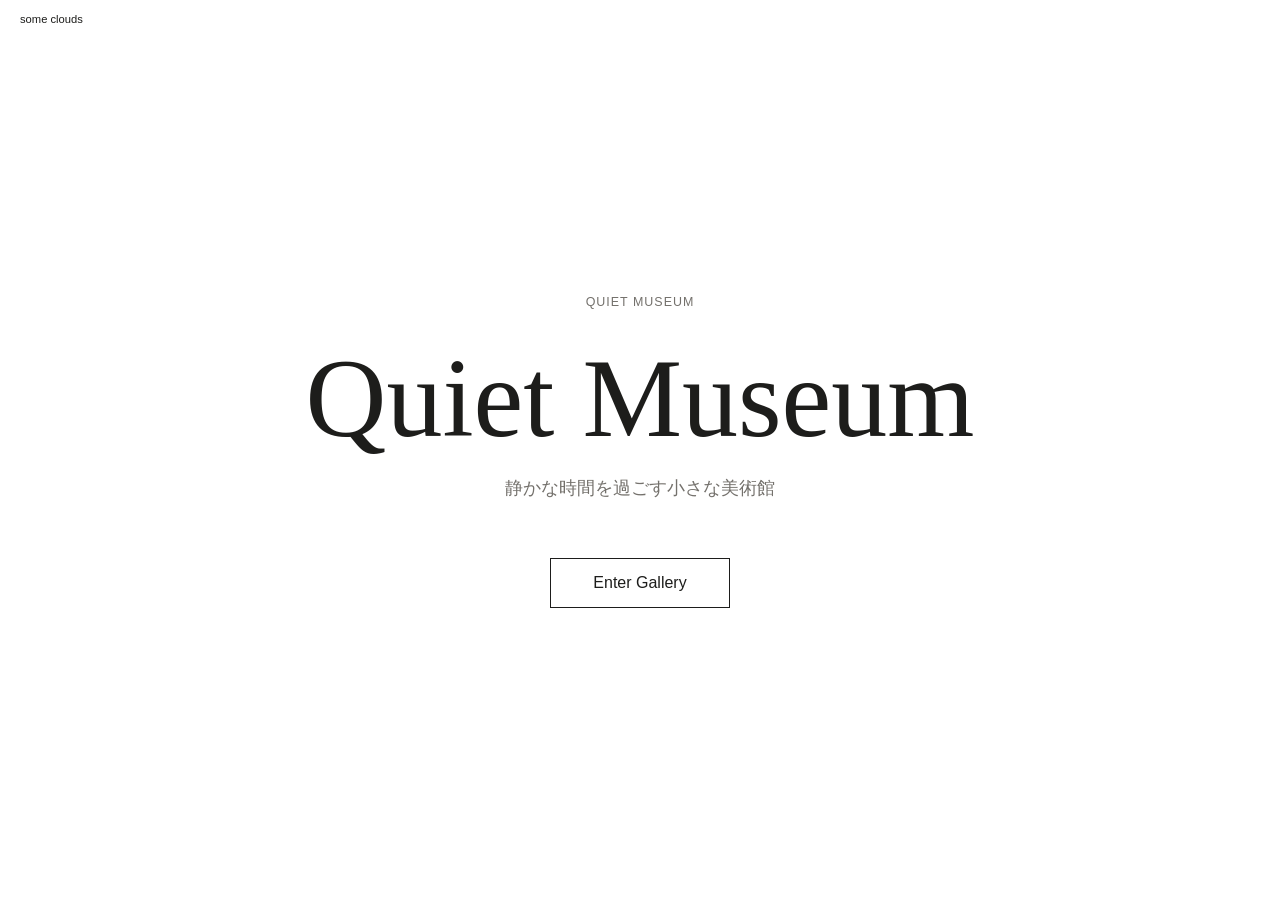
<file: index.html>
<!doctype html>
<html lang="ja">
<head>
  <meta charset="utf-8">
  <meta name="viewport" content="width=device-width, initial-scale=1">
  <title>Quiet Museum</title>
  <link rel="icon" href="assets/icons/cloud.svg" type="image/svg+xml">
  <meta name="description" content="静かな時間を過ごす小さな美術館">
  <link rel="canonical" href="https://sakurak02.github.io/quiet-museum/">
  <!-- Google Search Console verification meta tag goes here. -->
  <link rel="stylesheet" href="css/style.css">
<!-- Google tag (gtag.js) -->
<script async src="https://www.googletagmanager.com/gtag/js?id=G-THBF8NKB62"></script>
<script>
  window.dataLayer = window.dataLayer || [];
  function gtag(){dataLayer.push(arguments);}
  gtag('js', new Date());

  gtag('config', 'G-THBF8NKB62');
</script>

</head>
<body class="home-page">
  <a class="some-clouds-link" href="https://sakurak02.github.io/some-clouds/">some clouds</a>
  <main class="home">
    <p class="site-mark">Quiet Museum</p>
    <h1>Quiet Museum</h1>
    <p class="subtitle">静かな時間を過ごす小さな美術館</p>
    <a class="button primary-button" href="gallery.html">Enter Gallery</a>
  </main>
</body>
</html>
</file>
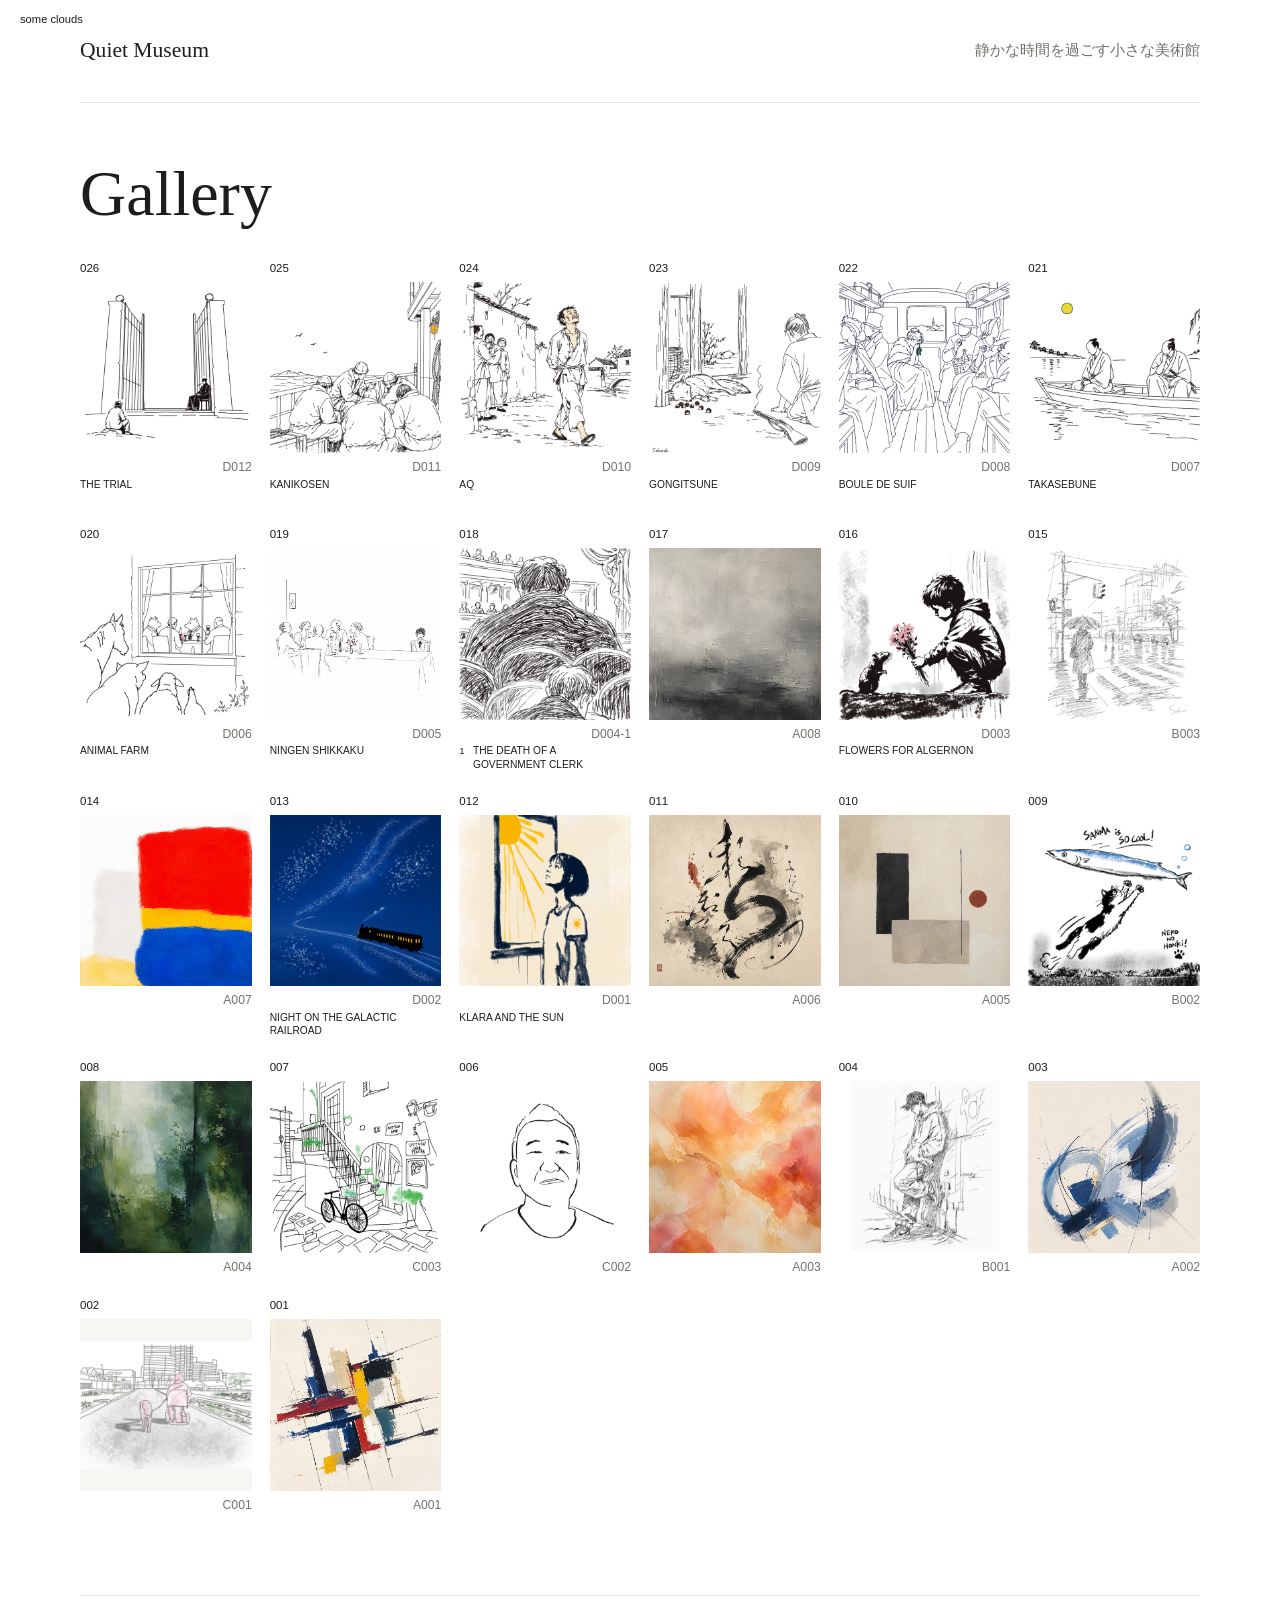
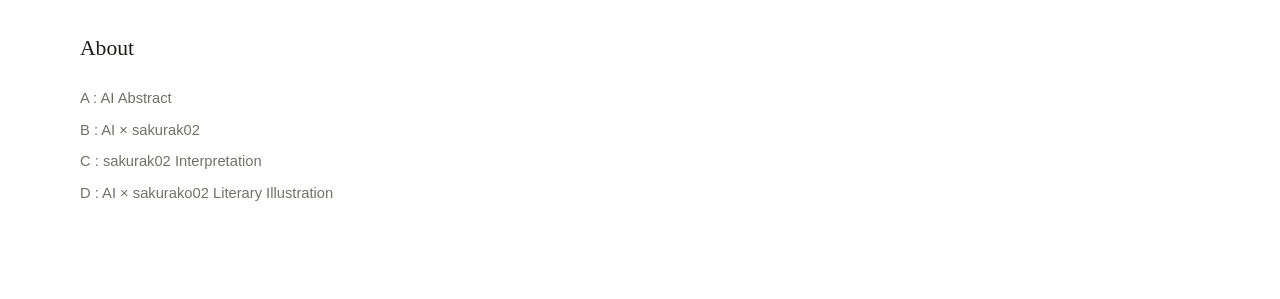
<file: gallery.html>
<!doctype html>
<html lang="ja">
<head>
  <meta charset="utf-8">
  <meta name="viewport" content="width=device-width, initial-scale=1">
  <title>Gallery | Quiet Museum</title>
  <link rel="icon" href="assets/icons/cloud.svg" type="image/svg+xml">
  <meta name="description" content="Quiet Museumの作品一覧">
  <link rel="canonical" href="https://sakurak02.github.io/quiet-museum/gallery.html">
  <link rel="stylesheet" href="css/style.css">
  <script src="js/artworks.js" defer></script>
  <script src="js/gallery.js" defer></script>

  <!-- Google tag (gtag.js) -->
<script async src="https://www.googletagmanager.com/gtag/js?id=G-THBF8NKB62"></script>
<script>
  window.dataLayer = window.dataLayer || [];
  function gtag(){dataLayer.push(arguments);}
  gtag('js', new Date());

  gtag('config', 'G-THBF8NKB62');
</script>

</head>
<body>
  <a class="some-clouds-link" href="https://sakurak02.github.io/some-clouds/">some clouds</a>
  <header class="page-header">
    <a class="museum-name" href="index.html">Quiet Museum</a>
    <p>静かな時間を過ごす小さな美術館</p>
  </header>

  <main class="page-shell">
    <div class="section-heading">
      <h1>Gallery</h1>
    </div>
    <section class="gallery-grid" id="gallery-grid" aria-label="作品一覧">
      <!-- ARTWORKS_START -->
      <a class="artwork-card" href="artwork.html?id=D012" data-artwork-type="D" aria-label="D012 THE TRIAL（分類 D）">
        <span class="gallery-number">026</span>
        <div class="card-image">
          <img src="images/type-d/D012-THE-TRIAL.webp" alt="D012 THE TRIAL" loading="lazy">
        </div>
        <div class="card-meta">
          <span class="artwork-number">D012</span>
          <span class="artwork-title">THE TRIAL</span>
        </div>
      </a>
      <a class="artwork-card" href="artwork.html?id=D011" data-artwork-type="D" aria-label="D011 KANIKOSEN（分類 D）">
        <span class="gallery-number">025</span>
        <div class="card-image">
          <img src="images/type-d/D011-KANIKOSEN.webp" alt="D011 KANIKOSEN" loading="lazy">
        </div>
        <div class="card-meta">
          <span class="artwork-number">D011</span>
          <span class="artwork-title">KANIKOSEN</span>
        </div>
      </a>
      <a class="artwork-card" href="artwork.html?id=D010" data-artwork-type="D" aria-label="D010 AQ（分類 D）">
        <span class="gallery-number">024</span>
        <div class="card-image">
          <img src="images/type-d/D010-AQ.webp" alt="D010 AQ" loading="lazy">
        </div>
        <div class="card-meta">
          <span class="artwork-number">D010</span>
          <span class="artwork-title">AQ</span>
        </div>
      </a>
      <a class="artwork-card" href="artwork.html?id=D009" data-artwork-type="D" aria-label="D009 GONGITSUNE（分類 D）">
        <span class="gallery-number">023</span>
        <div class="card-image">
          <img src="images/type-d/D009-GONGITSUNE.webp" alt="D009 GONGITSUNE" loading="lazy">
        </div>
        <div class="card-meta">
          <span class="artwork-number">D009</span>
          <span class="artwork-title">GONGITSUNE</span>
        </div>
      </a>
      <a class="artwork-card" href="artwork.html?id=D008" data-artwork-type="D" aria-label="D008 BOULE DE SUIF（分類 D）">
        <span class="gallery-number">022</span>
        <div class="card-image">
          <img src="images/type-d/D008-BOULE-DE-SUIF.webp" alt="D008 BOULE DE SUIF" loading="lazy">
        </div>
        <div class="card-meta">
          <span class="artwork-number">D008</span>
          <span class="artwork-title">BOULE DE SUIF</span>
        </div>
      </a>
      <a class="artwork-card" href="artwork.html?id=D007" data-artwork-type="D" aria-label="D007 TAKASEBUNE（分類 D）">
        <span class="gallery-number">021</span>
        <div class="card-image">
          <img src="images/type-d/D007-TAKASEBUNE.webp" alt="D007 TAKASEBUNE" loading="lazy">
        </div>
        <div class="card-meta">
          <span class="artwork-number">D007</span>
          <span class="artwork-title">TAKASEBUNE</span>
        </div>
      </a>
      <a class="artwork-card" href="artwork.html?id=D006" data-artwork-type="D" aria-label="D006 ANIMAL FARM（分類 D）">
        <span class="gallery-number">020</span>
        <div class="card-image">
          <img src="images/type-d/D006-ANIMAL-FARM.webp" alt="D006 ANIMAL FARM" loading="lazy">
        </div>
        <div class="card-meta">
          <span class="artwork-number">D006</span>
          <span class="artwork-title">ANIMAL FARM</span>
        </div>
      </a>
      <a class="artwork-card" href="artwork.html?id=D005" data-artwork-type="D" aria-label="D005 NINGEN SHIKKAKU（分類 D）">
        <span class="gallery-number">019</span>
        <div class="card-image">
          <img src="images/type-d/D005-NINGEN-SHIKKAKU.webp" alt="D005 NINGEN SHIKKAKU" loading="lazy">
        </div>
        <div class="card-meta">
          <span class="artwork-number">D005</span>
          <span class="artwork-title">NINGEN SHIKKAKU</span>
        </div>
      </a>
      <a class="artwork-card" href="artwork.html?id=D004-1" data-artwork-type="D" aria-label="D004-1 THE DEATH OF A GOVERNMENT CLERK（分類 D）">
        <span class="gallery-number">018</span>
        <div class="card-image">
          <img src="images/type-d/D004-1-THE-DEATH-OF-A-GOVERNMENT-CLERK.webp" alt="D004-1 THE DEATH OF A GOVERNMENT CLERK" loading="lazy">
        </div>
        <div class="card-meta">
          <span class="artwork-number">D004-1</span>
          <span class="artwork-title artwork-title--branched"><span class="artwork-title-branch">1</span><span>THE DEATH OF A GOVERNMENT CLERK</span></span>
        </div>
      </a>
      <a class="artwork-card" href="artwork.html?id=A008" data-artwork-type="A" aria-label="A008（分類 A）">
        <span class="gallery-number">017</span>
        <div class="card-image">
          <img src="images/type-a/A008.webp" alt="A008" loading="lazy">
        </div>
        <div class="card-meta">
          <span class="artwork-number">A008</span>
        </div>
      </a>
      <a class="artwork-card" href="artwork.html?id=D003" data-artwork-type="D" aria-label="D003 FLOWERS FOR ALGERNON（分類 D）">
        <span class="gallery-number">016</span>
        <div class="card-image">
          <img src="images/type-d/D003-FLOWERS-FOR-ALGERNON.webp" alt="D003 FLOWERS FOR ALGERNON" loading="lazy">
        </div>
        <div class="card-meta">
          <span class="artwork-number">D003</span>
          <span class="artwork-title">FLOWERS FOR ALGERNON</span>
        </div>
      </a>
      <a class="artwork-card" href="artwork.html?id=B003" data-artwork-type="B" aria-label="B003（分類 B）">
        <span class="gallery-number">015</span>
        <div class="card-image">
          <img src="images/type-b/B003.webp" alt="B003" loading="lazy">
        </div>
        <div class="card-meta">
          <span class="artwork-number">B003</span>
        </div>
      </a>
      <a class="artwork-card" href="artwork.html?id=A007" data-artwork-type="A" aria-label="A007（分類 A）">
        <span class="gallery-number">014</span>
        <div class="card-image">
          <img src="images/type-a/A007.webp" alt="A007" loading="lazy">
        </div>
        <div class="card-meta">
          <span class="artwork-number">A007</span>
        </div>
      </a>
      <a class="artwork-card" href="artwork.html?id=D002" data-artwork-type="D" aria-label="D002 NIGHT ON THE GALACTIC RAILROAD（分類 D）">
        <span class="gallery-number">013</span>
        <div class="card-image">
          <img src="images/type-d/D002-NIGHT-ON-THE-GALACTIC-RAILROAD.webp" alt="D002 NIGHT ON THE GALACTIC RAILROAD" loading="lazy">
        </div>
        <div class="card-meta">
          <span class="artwork-number">D002</span>
          <span class="artwork-title">NIGHT ON THE GALACTIC RAILROAD</span>
        </div>
      </a>
      <a class="artwork-card" href="artwork.html?id=D001" data-artwork-type="D" aria-label="D001 KLARA AND THE SUN（分類 D）">
        <span class="gallery-number">012</span>
        <div class="card-image">
          <img src="images/type-d/D001-KLARA-AND-THE-SUN.webp" alt="D001 KLARA AND THE SUN" loading="lazy">
        </div>
        <div class="card-meta">
          <span class="artwork-number">D001</span>
          <span class="artwork-title">KLARA AND THE SUN</span>
        </div>
      </a>
      <a class="artwork-card" href="artwork.html?id=A006" data-artwork-type="A" aria-label="A006（分類 A）">
        <span class="gallery-number">011</span>
        <div class="card-image">
          <img src="images/type-a/A006.webp" alt="A006" loading="lazy">
        </div>
        <div class="card-meta">
          <span class="artwork-number">A006</span>
        </div>
      </a>
      <a class="artwork-card" href="artwork.html?id=A005" data-artwork-type="A" aria-label="A005（分類 A）">
        <span class="gallery-number">010</span>
        <div class="card-image">
          <img src="images/type-a/A005.webp" alt="A005" loading="lazy">
        </div>
        <div class="card-meta">
          <span class="artwork-number">A005</span>
        </div>
      </a>
      <a class="artwork-card" href="artwork.html?id=B002" data-artwork-type="B" aria-label="B002（分類 B）">
        <span class="gallery-number">009</span>
        <div class="card-image">
          <img src="images/type-b/B002.webp" alt="B002" loading="lazy">
        </div>
        <div class="card-meta">
          <span class="artwork-number">B002</span>
        </div>
      </a>
      <a class="artwork-card" href="artwork.html?id=A004" data-artwork-type="A" aria-label="A004（分類 A）">
        <span class="gallery-number">008</span>
        <div class="card-image">
          <img src="images/type-a/A004.webp" alt="A004" loading="lazy">
        </div>
        <div class="card-meta">
          <span class="artwork-number">A004</span>
        </div>
      </a>
      <a class="artwork-card" href="artwork.html?id=C003" data-artwork-type="C" aria-label="C003（分類 C）">
        <span class="gallery-number">007</span>
        <div class="card-image">
          <img src="images/type-c/C003.webp" alt="C003" loading="lazy">
        </div>
        <div class="card-meta">
          <span class="artwork-number">C003</span>
        </div>
      </a>
      <a class="artwork-card" href="artwork.html?id=C002" data-artwork-type="C" aria-label="C002（分類 C）">
        <span class="gallery-number">006</span>
        <div class="card-image">
          <img src="images/type-c/C002.webp" alt="C002" loading="lazy">
        </div>
        <div class="card-meta">
          <span class="artwork-number">C002</span>
        </div>
      </a>
      <a class="artwork-card" href="artwork.html?id=A003" data-artwork-type="A" aria-label="A003（分類 A）">
        <span class="gallery-number">005</span>
        <div class="card-image">
          <img src="images/type-a/A003.webp" alt="A003" loading="lazy">
        </div>
        <div class="card-meta">
          <span class="artwork-number">A003</span>
        </div>
      </a>
      <a class="artwork-card" href="artwork.html?id=B001" data-artwork-type="B" aria-label="B001（分類 B）">
        <span class="gallery-number">004</span>
        <div class="card-image">
          <img src="images/type-b/B001.webp" alt="B001" loading="lazy">
        </div>
        <div class="card-meta">
          <span class="artwork-number">B001</span>
        </div>
      </a>
      <a class="artwork-card" href="artwork.html?id=A002" data-artwork-type="A" aria-label="A002（分類 A）">
        <span class="gallery-number">003</span>
        <div class="card-image">
          <img src="images/type-a/A002.webp" alt="A002" loading="lazy">
        </div>
        <div class="card-meta">
          <span class="artwork-number">A002</span>
        </div>
      </a>
      <a class="artwork-card" href="artwork.html?id=C001" data-artwork-type="C" aria-label="C001（分類 C）">
        <span class="gallery-number">002</span>
        <div class="card-image">
          <img src="images/type-c/C001.webp" alt="C001" loading="lazy">
        </div>
        <div class="card-meta">
          <span class="artwork-number">C001</span>
        </div>
      </a>
      <a class="artwork-card" href="artwork.html?id=A001" data-artwork-type="A" aria-label="A001（分類 A）">
        <span class="gallery-number">001</span>
        <div class="card-image">
          <img src="images/type-a/A001.webp" alt="A001" loading="lazy">
        </div>
        <div class="card-meta">
          <span class="artwork-number">A001</span>
        </div>
      </a>
      <!-- ARTWORKS_END -->
    </section>
    <section class="about-section" aria-labelledby="about-title">
      <h2 id="about-title">About</h2>
      <p>A : AI Abstract</p>
      <p>B : AI × sakurak02</p>
      <p>C : sakurak02 Interpretation</p>
      <p>D : AI × sakurako02 Literary Illustration</p>
    </section>
  </main>
</body>
</html>
</file>
<file: css/style.css>
:root {
  --bg: #ffffff;
  --text: #1d1d1b;
  --muted: #74716c;
  --line: #e9e5df;
  --soft: #f7f6f3;
  --accent: #3b5146;
  --heart: #8f3434;
  --max: 1120px;
}

* {
  box-sizing: border-box;
}

html {
  min-height: 100%;
}

body {
  min-height: 100%;
  margin: 0;
  background: var(--bg);
  color: var(--text);
  font-family: "Helvetica Neue", Arial, "Hiragino Kaku Gothic ProN", "Yu Gothic", Meiryo, sans-serif;
  line-height: 1.75;
}

a {
  color: inherit;
  text-decoration: none;
}

.some-clouds-link {
  position: absolute;
  top: 12px;
  left: 20px;
  z-index: 1;
  color: var(--text);
  font-size: 0.7rem;
  line-height: 1.4;
  transition: opacity 180ms ease;
}

.some-clouds-link:hover {
  opacity: 0.55;
}

img {
  display: block;
  max-width: 100%;
}

button {
  font: inherit;
}

.home-page {
  display: grid;
  min-height: 100vh;
  place-items: center;
}

.home {
  width: min(100% - 40px, 820px);
  padding: 12vh 0;
  text-align: center;
}

.site-mark {
  margin: 0 0 28px;
  color: var(--muted);
  font-size: 0.78rem;
  letter-spacing: 0.08em;
  text-transform: uppercase;
}

h1,
h2,
p {
  margin-top: 0;
}

.home h1 {
  margin-bottom: 18px;
  font-family: Georgia, "Times New Roman", serif;
  font-size: clamp(3rem, 9vw, 7rem);
  font-weight: 400;
  line-height: 1;
}

.subtitle {
  margin-bottom: 54px;
  color: var(--muted);
  font-size: clamp(1rem, 2vw, 1.15rem);
}

.button,
.text-button {
  display: inline-flex;
  align-items: center;
  justify-content: center;
  min-height: 44px;
  padding: 10px 22px;
  border: 1px solid var(--text);
  border-radius: 0;
  background: transparent;
  color: var(--text);
  cursor: pointer;
  transition: background-color 180ms ease, color 180ms ease, border-color 180ms ease;
}

.button:hover,
.text-button:hover {
  background: var(--text);
  color: var(--bg);
}

.button.disabled {
  border-color: var(--line);
  color: var(--muted);
  cursor: default;
}

.button.disabled:hover {
  background: transparent;
  color: var(--muted);
}

.primary-button {
  min-width: 180px;
}

.page-header {
  display: flex;
  align-items: center;
  justify-content: space-between;
  gap: 24px;
  width: min(100% - 40px, var(--max));
  margin: 0 auto;
  padding: 32px 0;
  border-bottom: 1px solid var(--line);
}

.page-header p {
  margin: 0;
  color: var(--muted);
  font-size: 0.92rem;
}

.museum-name {
  font-family: Georgia, "Times New Roman", serif;
  font-size: 1.35rem;
}

.text-link {
  color: var(--muted);
  font-size: 0.95rem;
}

.text-link:hover {
  color: var(--text);
}

.page-shell {
  width: min(100% - 40px, var(--max));
  margin: 0 auto;
  padding: 56px 0 86px;
}

.section-heading {
  margin-bottom: 34px;
}

.section-heading h1 {
  margin-bottom: 0;
  font-family: Georgia, "Times New Roman", serif;
  font-size: clamp(2.2rem, 5vw, 4.5rem);
  font-weight: 400;
  line-height: 1.08;
}

.gallery-grid {
  display: grid;
  grid-template-columns: repeat(6, minmax(0, 1fr));
  gap: 24px 18px;
}

.artwork-card {
  display: grid;
  min-width: 0;
  gap: 6px;
  align-content: start;
  grid-template-columns: minmax(0, 1fr);
}

.artwork-card:hover .card-image {
  background: #efede8;
}

.card-image {
  display: grid;
  width: 100%;
  min-width: 0;
  aspect-ratio: 1 / 1;
  place-items: center;
  background: var(--soft);
  transition: background-color 180ms ease;
}

.card-image img {
  width: 100%;
  height: 100%;
  object-fit: contain;
}

.card-meta {
  display: grid;
  width: 100%;
  min-width: 0;
  gap: 2px;
  align-content: start;
  justify-items: end;
}

.gallery-number {
  color: var(--text);
  font-size: 0.72rem;
  line-height: 1.2;
}

.artwork-number {
  color: var(--muted);
  font-size: 0.76rem;
  line-height: 1.35;
  max-width: 100%;
  overflow-wrap: anywhere;
  text-align: right;
}

.artwork-title {
  display: block;
  width: 100%;
  min-width: 0;
  min-height: 2.6em;
  color: var(--text);
  font-size: 0.64rem;
  line-height: 1.3;
  overflow-wrap: break-word;
  text-align: left;
}

.artwork-title--branched {
  display: flex;
  gap: 0.8em;
  align-items: baseline;
}

.artwork-title-branch {
  flex: 0 0 auto;
  font-size: 0.95em;
}

.artwork-view {
  width: min(100% - 40px, 1240px);
  margin: 0 auto;
  padding: 56px 0 86px;
}

.artwork-layout {
  display: grid;
  grid-template-columns: minmax(0, 1fr) minmax(260px, 360px);
  gap: clamp(34px, 6vw, 72px);
  align-items: start;
}

.artwork-image-wrap {
  display: grid;
  min-height: 62vh;
  place-items: center;
  background: var(--soft);
}

.artwork-image-wrap img {
  width: 100%;
  max-height: 78vh;
  object-fit: contain;
}

.artwork-detail {
  padding-top: 8px;
}

.artwork-detail-number {
  margin: 0 0 28px;
  color: var(--muted);
  font-size: 0.95rem;
}

.artwork-detail--titled .artwork-detail-number {
  margin-bottom: 6px;
}

.artwork-detail-title {
  margin: 0 0 36px;
  font-family: Georgia, "Times New Roman", serif;
  font-size: clamp(1.35rem, 2.4vw, 2rem);
  font-weight: 400;
  line-height: 1.35;
  text-align: left;
}

.artwork-detail-title--branched {
  display: flex;
  gap: 0.8em;
  align-items: baseline;
}

.artwork-detail-title-branch {
  flex: 0 0 auto;
  font-size: 0.95em;
}

.like-button {
  display: inline-grid;
  width: 48px;
  height: 48px;
  margin-bottom: 42px;
  place-items: center;
  border: 1px solid var(--line);
  border-radius: 50%;
  background: var(--bg);
  color: var(--text);
  cursor: pointer;
  font-size: 1.5rem;
  line-height: 1;
}

.like-button[aria-pressed="true"] {
  color: var(--heart);
}

.like-button:disabled {
  cursor: default;
  opacity: 0.55;
}

.artwork-nav {
  display: flex;
  flex-wrap: wrap;
  gap: 12px;
}

.empty-state {
  padding: 72px 0;
  text-align: center;
}

.about-section {
  margin-top: 82px;
  padding-top: 34px;
  border-top: 1px solid var(--line);
  color: var(--muted);
}

.about-section h2 {
  margin: 0 0 18px;
  color: var(--text);
  font-family: Georgia, "Times New Roman", serif;
  font-size: 1.35rem;
  font-weight: 400;
}

.about-section p {
  margin: 0 0 6px;
  font-size: 0.92rem;
}

@media (max-width: 900px) {
  .gallery-grid {
    grid-template-columns: repeat(4, minmax(0, 1fr));
  }
}

@media (max-width: 760px) {
  .some-clouds-link {
    left: 12px;
  }

  .page-header {
    align-items: flex-start;
    flex-direction: column;
    padding: 24px 0;
  }

  .page-shell,
  .artwork-view {
    padding-top: 38px;
  }

  .page-shell {
    width: min(100% - 24px, var(--max));
  }

  .gallery-grid {
    grid-template-columns: repeat(3, minmax(0, 1fr));
    gap: 16px 10px;
  }

  .artwork-layout {
    grid-template-columns: 1fr;
  }

  .artwork-image-wrap {
    min-height: auto;
  }

  .artwork-nav {
    display: grid;
    grid-template-columns: 1fr 1fr;
  }

  .artwork-nav .back-link {
    grid-column: 1 / -1;
  }
}
</file>
